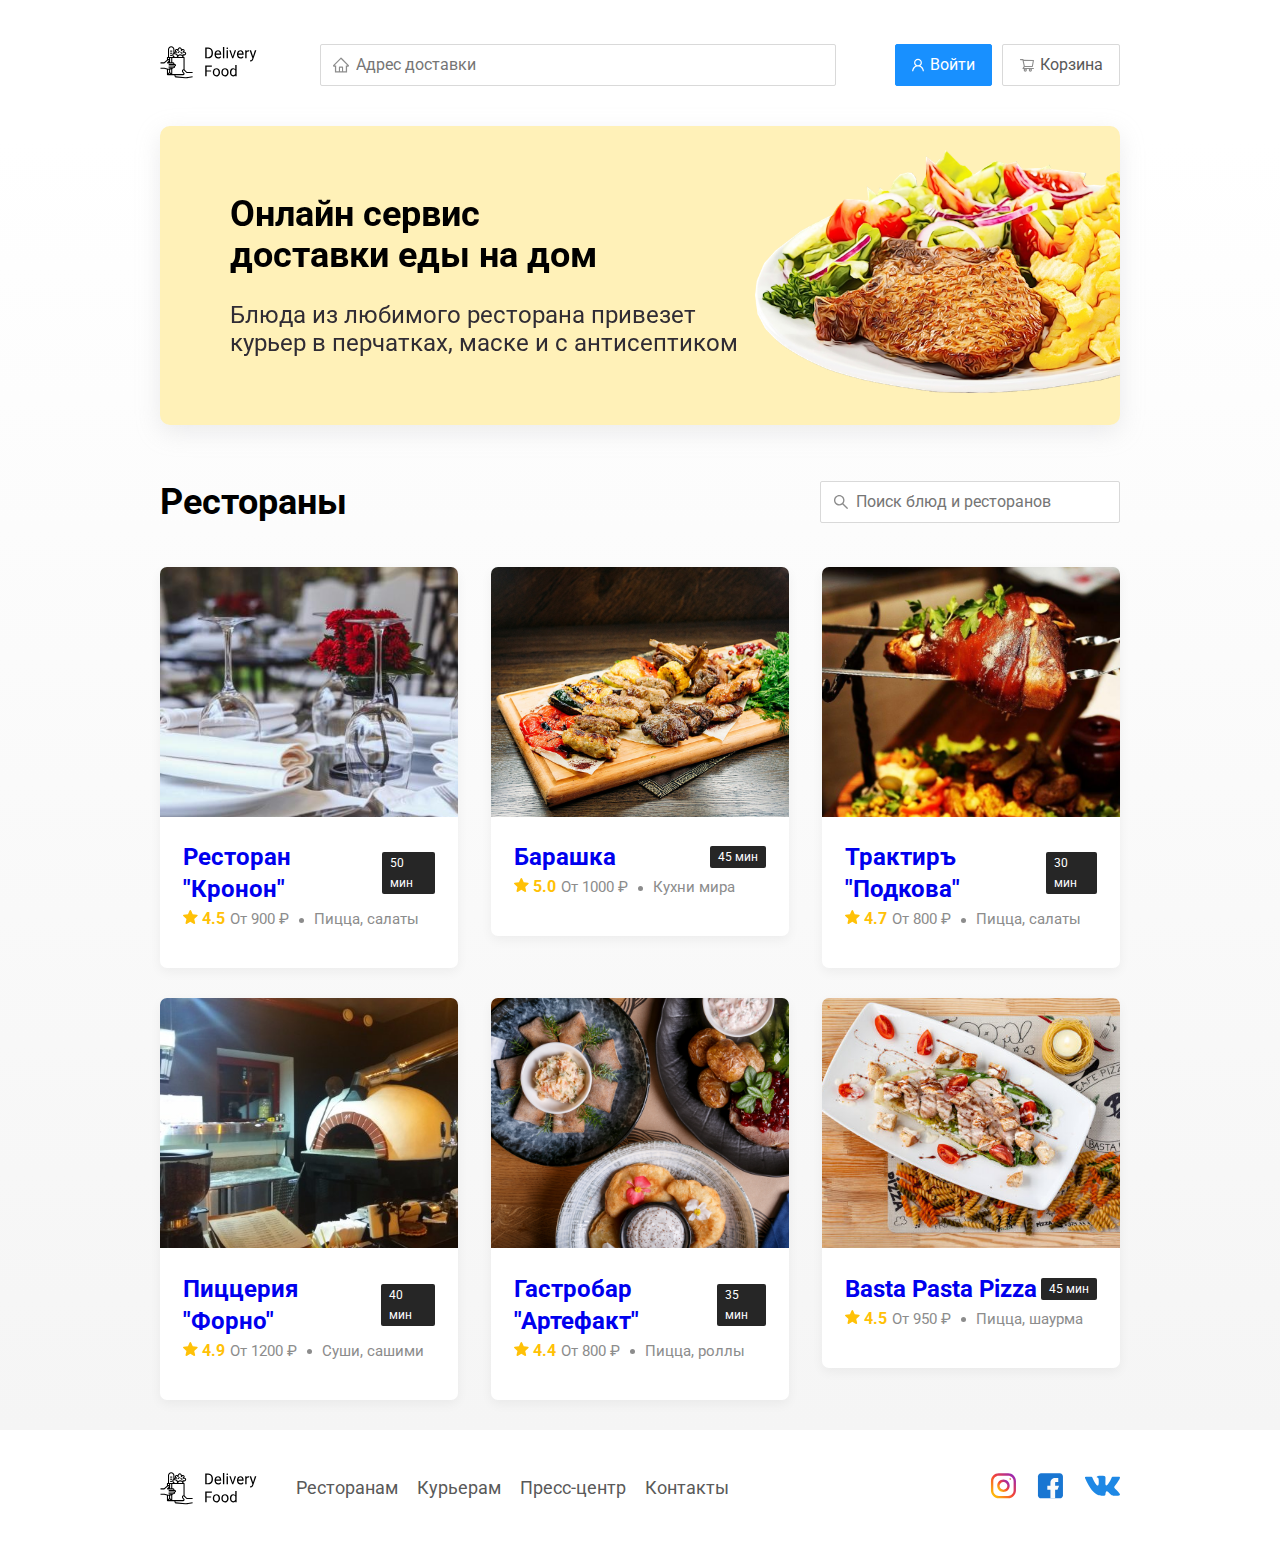
<file: index.html>
<!DOCTYPE html>
<html lang="ru">

<head>
  <meta charset="UTF-8" />
  <meta name="viewport" content="width=device-width, initial-scale=1.0" />
  <title>Delivery Food - доставка еды на дом</title>
  <link href="https://fonts.googleapis.com/css2?family=Roboto:wght@100;300;400;500;700&display=swap" rel="stylesheet" />
  <link rel="stylesheet" href="css/normalize.css" />
  <link rel="stylesheet" href="css/animate.css">
  <link rel="stylesheet" href="css/style.css" />
</head>

<body>
  <div class="container">
    <header class="header">
      <a href="index.html" class="logo animate__animated animate__bounceIn">
        <img src="img/logo.svg" alt="Logo" />
      </a>
      <input type="text" class="input input-address" placeholder="Адрес доставки" />
      <div class="buttons">
        <button class="button button-primary animate__animated animate__bounceIn">
          <img src="img/user.svg" alt="user" class="button-icon" />
          <span class="button-text">Войти</span>
        </button>
        <button class="button animate__animated animate__bounceIn" id="cart-button">
          <img src="img/shopping-cart.svg" alt="shopping cart" class="button-icon" />
          <span class="button-text">Корзина</span>
        </button>
      </div>
    </header>
  </div>
  <!-- /.container -->
  <main class="main">
    <div class="container">
      <section class="promo">
        <h1 class="promo-title">
          Онлайн сервис <br />
          доставки еды на дом
        </h1>
        <p class="promo-text">
          Блюда из любимого ресторана привезет курьер в перчатках, маске и с
          антисептиком
        </p>
      </section>

      <section class="restaurants">
        <div class="section-heading">
          <h2 class="section-title">Рестораны</h2>
          <input type="text" class="input input-search" placeholder="Поиск блюд и ресторанов" />
        </div>

        <div class="cards">
          <a href="restaurants.html" class="card card1">
            <img src="img/kronon.jpg" alt="image" class="card-image" />
            <div class="card-text">
              <div class="card-heading">
                <h3 class="card-title">Ресторан "Кронон"</h3>
                <span class="tag card-tag">50 мин</span>
              </div>
              <!-- /.card-heading -->
              <div class="card-info">
                <div class="rating">
                  <img src="img/rating.svg" alt="" class="rating rating-star" />
                  4.5
                </div>
                <div class="price">От 900 ₽</div>
                <div class="category">Пицца, салаты</div>
              </div>
              <!-- /.card-info -->
            </div>
          </a>
          <!-- /.card -->

          <a href="restaurants.html" class="card card2">
            <img src="img/barashka.jpg" alt="image" class="card-image" />
            <div class="card-text">
              <div class="card-heading">
                <h3 class="card-title">Барашка</h3>
                <span class="tag card-tag">45 мин</span>
              </div>
              <!-- /.card-heading -->
              <div class="card-info">
                <div class="rating">
                  <img src="img/rating.svg" alt="" class="rating rating-star" />
                  5.0
                </div>
                <div class="price">От 1000 ₽</div>
                <div class="category">Кухни мира</div>
              </div>
              <!-- /.card-info -->
            </div>
          </a>
          <!-- /.card -->

          <a href="restaurants.html" class="card card3">
            <img src="img/podkova.jpg" alt="image" class="card-image" />
            <div class="card-text">
              <div class="card-heading">
                <h3 class="card-title">Трактиръ "Подкова"</h3>
                <span class="tag card-tag">30 мин</span>
              </div>
              <!-- /.card-heading -->
              <div class="card-info">
                <div class="rating">
                  <img src="img/rating.svg" alt="" class="rating rating-star" />
                  4.7
                </div>
                <div class="price">От 800 ₽</div>
                <div class="category">Пицца, салаты</div>
              </div>
              <!-- /.card-info -->
            </div>
          </a>
          <!-- /.card -->

          <a href="restaurants.html" class="card card4">
            <img src="img/forno.jpg" alt="image" class="card-image" />
            <div class="card-text">
              <div class="card-heading">
                <h3 class="card-title">Пиццерия "Форно"</h3>
                <span class="tag card-tag">40 мин</span>
              </div>
              <!-- /.card-heading -->
              <div class="card-info">
                <div class="rating">
                  <img src="img/rating.svg" alt="" class="rating rating-star" />
                  4.9
                </div>
                <div class="price">От 1200 ₽</div>
                <div class="category">Суши, сашими</div>
              </div>
              <!-- /.card-info -->
            </div>
          </a>
          <!-- /.card -->

          <a href="restaurants.html" class="card card5">
            <img src="img/artefact.jpg" alt="image" class="card-image" />
            <div class="card-text">
              <div class="card-heading">
                <h3 class="card-title">Гастробар "Артефакт"</h3>
                <span class="tag card-tag">35 мин</span>
              </div>
              <!-- /.card-heading -->
              <div class="card-info">
                <div class="rating">
                  <img src="img/rating.svg" alt="" class="rating rating-star" />
                  4.4
                </div>
                <div class="price">От 800 ₽</div>
                <div class="category">Пицца, роллы</div>
              </div>
              <!-- /.card-info -->
            </div>
          </a>
          <!-- /.card -->

          <a href="restaurants.html" class="card card6">
            <img src="img/basta-pasta.jpg" alt="image" class="card-image" />
            <div class="card-text">
              <div class="card-heading">
                <h3 class="card-title">Basta Pasta Pizza</h3>
                <span class="tag card-tag">45 мин</span>
              </div>
              <!-- /.card-heading -->
              <div class="card-info">
                <div class="rating">
                  <img src="img/rating.svg" alt="" class="rating rating-star" />
                  4.5
                </div>
                <div class="price">От 950 ₽</div>
                <div class="category">Пицца, шаурма</div>
              </div>
              <!-- /.card-info -->
            </div>
          </a>
          <!-- /.card -->
        </div>
        <!-- /.cards -->
      </section>
    </div>
  </main>

  <footer class="footer">
    <div class="container">
      <div class="footer-block">
        <img src="img/logo.svg" alt="logo" class="logo footer-logo" />
        <nav class="footer-nav">
          <a href="#" class="footer-link">Ресторанам</a>
          <a href="#" class="footer-link">Курьерам</a>
          <a href="#" class="footer-link">Пресс-центр</a>
          <a href="#" class="footer-link">Контакты</a>
        </nav>
        <div class="social-links">
          <a href="#" class="social-link"><img src="img/instagram.svg" alt="instagram" /></a>
          <a href="#" class="social-link"><img src="img/facebook.svg" alt="facebook" /></a>
          <a href="#" class="social-link"><img src="img/vkontakte.svg" alt="vkontakte" /></a>
        </div>
      </div>
      <!-- /.footer-block -->
    </div>
  </footer>

  <div class="modal">
    <div class="modal-dialog">
      <div class="modal-header">
        <h3 class="modal-title">Корзина</h3>
        <button class="close button">&times;</button>
      </div>
      <!-- /.modal-header -->
      <div class="modal-body">
        <div class="food-row">
          <span class="food-name">Ролл угорь стандарт</span>
          <strong class="food-price">800 ₽</strong>
          <div class="food-counter">
            <button class="counter-button">-</button>
            <span class="counter">1</span>
            <button class="counter-button">+</button>
          </div>
        </div>
        <!-- /.foods-row -->
        <div class="food-row">
          <span class="food-name">Ролл угорь стандарт</span>
          <strong class="food-price">800 ₽</strong>
          <div class="food-counter">
            <button class="counter-button">-</button>
            <span class="counter">1</span>
            <button class="counter-button">+</button>
          </div>
        </div>
        <!-- /.foods-row -->
        <div class="food-row">
          <span class="food-name">Ролл угорь стандарт</span>
          <strong class="food-price">800 ₽</strong>
          <div class="food-counter">
            <button class="counter-button">-</button>
            <span class="counter">1</span>
            <button class="counter-button">+</button>
          </div>
        </div>
        <!-- /.foods-row -->
        <div class="food-row">
          <span class="food-name">Ролл угорь стандарт</span>
          <strong class="food-price">800 ₽</strong>
          <div class="food-counter">
            <button class="counter-button">-</button>
            <span class="counter">1</span>
            <button class="counter-button">+</button>
          </div>
        </div>
        <!-- /.foods-row -->
        <div class="food-row">
          <span class="food-name">Ролл угорь стандарт</span>
          <strong class="food-price">800 ₽</strong>
          <div class="food-counter">
            <button class="counter-button">-</button>
            <span class="counter">1</span>
            <button class="counter-button">+</button>
          </div>
        </div>
        <!-- /.foods-row -->
      </div>
      <!-- /.modal-body -->
      <div class="modal-footer">
        <span class="modal-pricetag">1250 ₽</span>
        <footer class="buttons">
          <button class="button button-primary">Оформить заказ</button>
          <button class="button">Отмена</button>
        </footer>
      </div>
    </div>
    <!-- /.modal-dialog -->
  </div>

  <script src="js/main.js"></script>
</body>

</html>
</file>
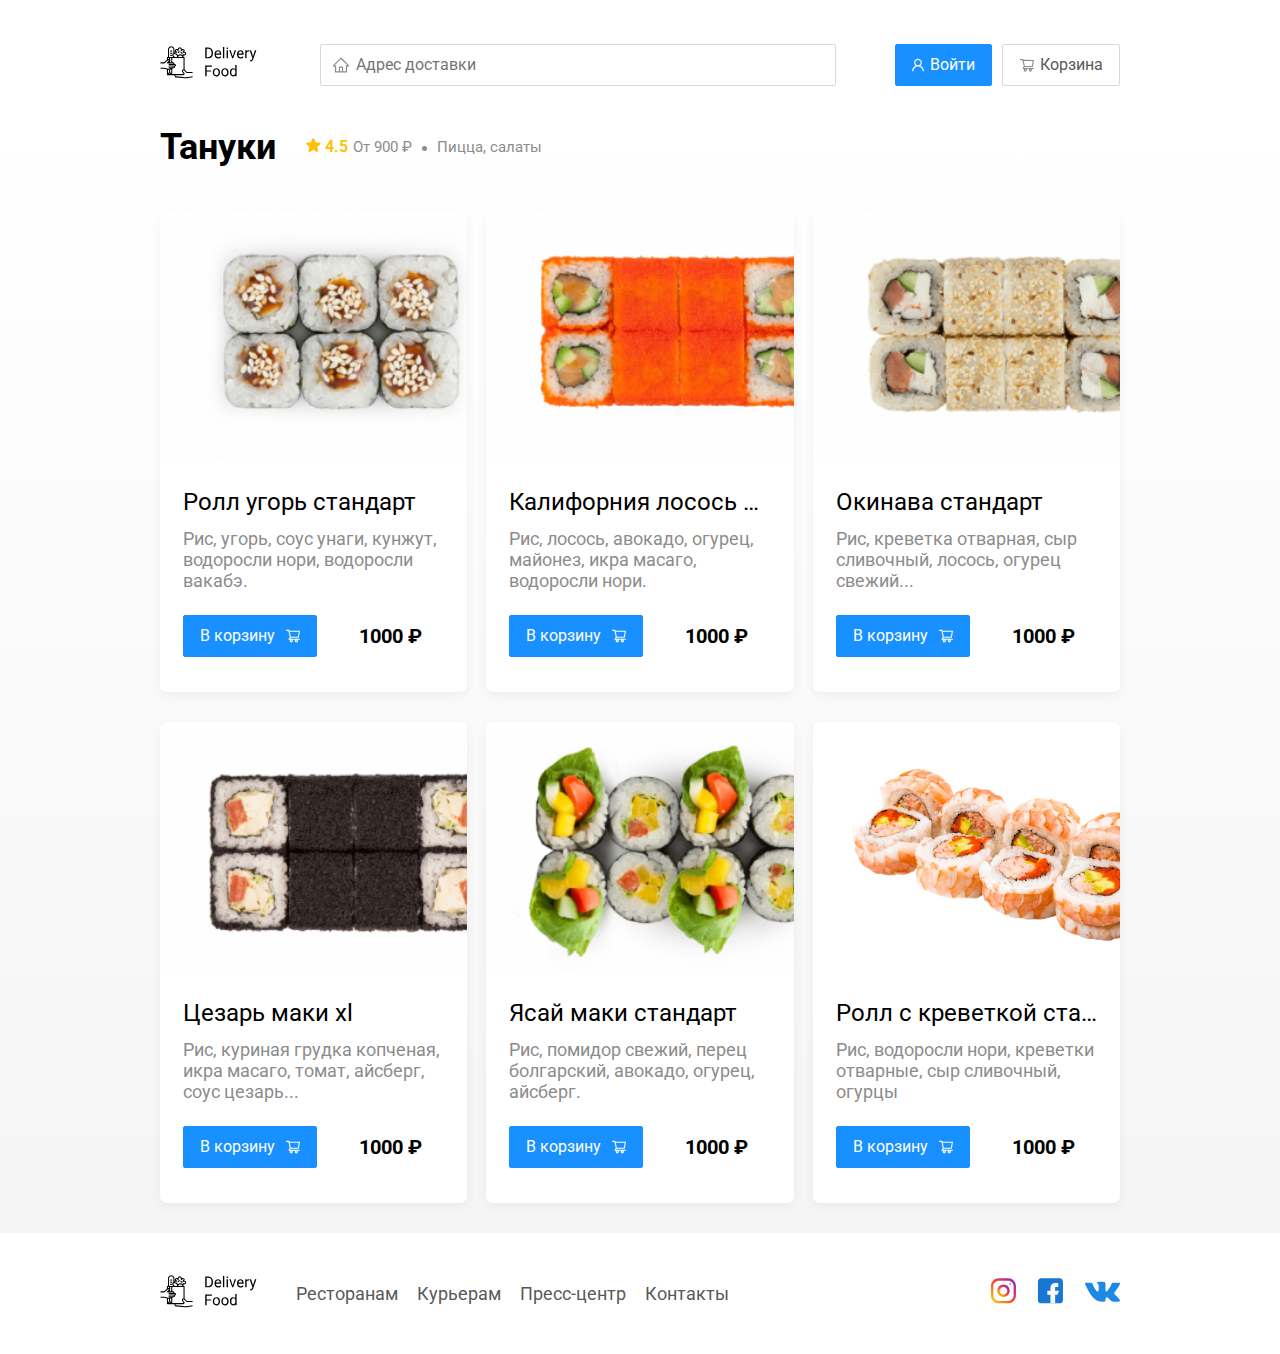
<file: restaurants.html>
<!DOCTYPE html>
<html lang="ru">

<head>
  <meta charset="UTF-8" />
  <meta name="viewport" content="width=device-width, initial-scale=1.0" />
  <title>Тануки - доставка еды на дом</title>
  <link href="https://fonts.googleapis.com/css2?family=Roboto:wght@100;300;400;500;700&display=swap" rel="stylesheet" />
  <link rel="stylesheet" href="css/normalize.css" />
  <link rel="stylesheet" href="css/animate.css">
  <link rel="stylesheet" href="css/style.css" />
</head>

<body>
  <div class="container">
    <header class="header">
      <a href="index.html" class="logo animate__animated animate__bounceIn">
        <img src="img/logo.svg" alt="Logo" />
      </a>
      <input type="text" class="input input-address" placeholder="Адрес доставки" />
      <div class="buttons">
        <button class="button button-primary animate__animated animate__bounceIn">
          <img src="img/user.svg" alt="user" class="button-icon" />
          <span class="button-text">Войти</span>
        </button>
        <button class="button animate__animated animate__bounceIn" id="cart-button">
          <img src="img/shopping-cart.svg" alt="shopping cart" class="button-icon" />
          <span class="button-text">Корзина</span>
        </button>
      </div>
    </header>
  </div>
  <!-- /.container -->
  <main class="main">
    <div class="container">
      <!-- <section class="promo">
        <h1 class="promo-title">
          Онлайн сервис <br />
          доставки еды на дом
        </h1>
        <p class="promo-text">
          Блюда из любимого ресторана привезет курьер в перчатках, маске и с
          антисептиком
        </p>
      </section> -->

      <section class="restaurants">
        <div class="section-heading">
          <h2 class="section-title">Тануки</h2>
          <div class="card-info">
            <div class="rating">
              <img src="img/rating.svg" alt="" class="rating rating-star" />
              4.5
            </div>
            <div class="price">От 900 ₽</div>
            <div class="category">Пицца, салаты</div>
          </div>
          <!-- /.card-info -->
        </div>

        <div class="cards">
          <div class="card card-tanuki animate__animated animate__fadeInUp">
            <img src="img/tanuki1.png" alt="image" class="card-image" />
            <div class="card-text">
              <div class="card-heading">
                <h3 class="card-title card-title-reg">Ролл угорь стандарт</h3>

              </div>
              <!-- /.card-heading -->
              <div class="card-info">
                <div class="ingredients">Рис, угорь, соус унаги, кунжут, водоросли нори, водоросли вакабэ.</div>
              </div>
              <!-- /.card-info -->
              <div class="card-buttons">
                <button class="button button-primary">
                  <span class="button-card-text">В корзину</span>
                  <img class="button-card-image" src="img/shopping-cart-white.svg" alt="shopping-cart">
                </button>
                <strong class="card-price-bold">1000 ₽</strong>
              </div>
            </div>
            <!-- /.card--text -->
          </div>
          <!-- /.card -->

          <div class="card card-tanuki wow animate__fadeInUp" data-wow-delay="1s">
            <img src="img/tanuki2.png" alt="image" class="card-image" />
            <div class="card-text">
              <div class="card-heading">
                <h3 class="card-title card-title-reg">Калифорния лосось стандарт
                </h3>

              </div>
              <!-- /.card-heading -->
              <div class="card-info">
                <div class="ingredients">Рис, лосось, авокадо, огурец, майонез, икра масаго, водоросли нори.</div>
              </div>
              <!-- /.card-info -->
              <div class="card-buttons">
                <button class="button button-primary">
                  <span class="button-card-text">В корзину</span>
                  <img class="button-card-image" src="img/shopping-cart-white.svg" alt="shopping-cart">
                </button>
                <strong class="card-price-bold">1000 ₽</strong>
              </div>
            </div>
            <!-- /.card--text -->
          </div>
          <!-- /.card -->

          <div class="card card-tanuki">
            <img src="img/tanuki3.png" alt="image" class="card-image" />
            <div class="card-text">
              <div class="card-heading">
                <h3 class="card-title card-title-reg">Окинава стандарт</h3>

              </div>
              <!-- /.card-heading -->
              <div class="card-info">
                <div class="ingredients"> Рис, креветка отварная, сыр сливочный, лосось, огурец свежий...</div>
              </div>
              <!-- /.card-info -->
              <div class="card-buttons">
                <button class="button button-primary">
                  <span class="button-card-text">В корзину</span>
                  <img class="button-card-image" src="img/shopping-cart-white.svg" alt="shopping-cart">
                </button>
                <strong class="card-price-bold">1000 ₽</strong>
              </div>
            </div>
            <!-- /.card--text -->
          </div>
          <!-- /.card -->

          <div class="card card-tanuki">
            <img src="img/tanuki4.png" alt="image" class="card-image" />
            <div class="card-text">
              <div class="card-heading">
                <h3 class="card-title card-title-reg">Цезарь маки xl</h3>

              </div>
              <!-- /.card-heading -->
              <div class="card-info">
                <div class="ingredients">Рис, куриная грудка копченая, икра масаго, томат, айсберг, соус цезарь...</div>
              </div>
              <!-- /.card-info -->
              <div class="card-buttons">
                <button class="button button-primary">
                  <span class="button-card-text">В корзину</span>
                  <img class="button-card-image" src="img/shopping-cart-white.svg" alt="shopping-cart">
                </button>
                <strong class="card-price-bold">1000 ₽</strong>
              </div>
            </div>
            <!-- /.card--text -->
          </div>
          <!-- /.card -->

          <div class="card card-tanuki">
            <img src="img/tanuki5.png" alt="image" class="card-image" />
            <div class="card-text">
              <div class="card-heading">
                <h3 class="card-title card-title-reg">Ясай маки стандарт</h3>

              </div>
              <!-- /.card-heading -->
              <div class="card-info">
                <div class="ingredients">Рис, помидор свежий, перец болгарский, авокадо, огурец, айсберг.</div>
              </div>
              <!-- /.card-info -->
              <div class="card-buttons">
                <button class="button button-primary">
                  <span class="button-card-text">В корзину</span>
                  <img class="button-card-image" src="img/shopping-cart-white.svg" alt="shopping-cart">
                </button>
                <strong class="card-price-bold">1000 ₽</strong>
              </div>
            </div>
            <!-- /.card--text -->
          </div>
          <!-- /.card -->

          <div class="card card-tanuki">
            <img src="img/tanuki6.png" alt="image" class="card-image card-image6" />
            <div class="card-text">
              <div class="card-heading">
                <h3 class="card-title card-title-reg">Ролл с креветкой стандарт</h3>

              </div>
              <!-- /.card-heading -->
              <div class="card-info">
                <div class="ingredients">Рис, водоросли нори, креветки отварные, сыр сливочный, огурцы</div>
              </div>
              <!-- /.card-info -->
              <div class="card-buttons">
                <button class="button button-primary">
                  <span class="button-card-text">В корзину</span>
                  <img class="button-card-image" src="img/shopping-cart-white.svg" alt="shopping-cart">
                </button>
                <strong class="card-price-bold">1000 ₽</strong>
              </div>
            </div>
            <!-- /.card--text -->
          </div>
          <!-- /.card -->
        </div>
        <!-- /.cards -->
      </section>
    </div>
  </main>

  <footer class="footer">
    <div class="container">
      <div class="footer-block">
        <a href="index.html" class="logo footer-logo-tanuki">
          <img src="img/logo.svg" alt="Logo" />
        </a>
        <nav class="footer-nav">
          <a href="#" class="footer-link">Ресторанам</a>
          <a href="#" class="footer-link">Курьерам</a>
          <a href="#" class="footer-link">Пресс-центр</a>
          <a href="#" class="footer-link">Контакты</a>
        </nav>
        <div class="social-links">
          <a href="#" class="social-link"><img src="img/instagram.svg" alt="instagram" /></a>
          <a href="#" class="social-link"><img src="img/facebook.svg" alt="facebook" /></a>
          <a href="#" class="social-link"><img src="img/vkontakte.svg" alt="vkontakte" /></a>
        </div>
      </div>
      <!-- /.footer-block -->
    </div>
  </footer>

  <div class="modal">
    <div class="modal-dialog">
      <div class="modal-header">
        <h3 class="modal-title">Корзина</h3>
        <button class="close button">&times;</button>
      </div>
      <!-- /.modal-header -->
      <div class="modal-body">
        <div class="food-row">
          <span class="food-name">Ролл угорь стандарт</span>
          <strong class="food-price">800 ₽</strong>
          <div class="food-counter">
            <button class="counter-button">-</button>
            <span class="counter">1</span>
            <button class="counter-button">+</button>
          </div>
        </div>
        <!-- /.foods-row -->
        <div class="food-row">
          <span class="food-name">Ролл угорь стандарт</span>
          <strong class="food-price">800 ₽</strong>
          <div class="food-counter">
            <button class="counter-button">-</button>
            <span class="counter">1</span>
            <button class="counter-button">+</button>
          </div>
        </div>
        <!-- /.foods-row -->
        <div class="food-row">
          <span class="food-name">Ролл угорь стандарт</span>
          <strong class="food-price">800 ₽</strong>
          <div class="food-counter">
            <button class="counter-button">-</button>
            <span class="counter">1</span>
            <button class="counter-button">+</button>
          </div>
        </div>
        <!-- /.foods-row -->
        <div class="food-row">
          <span class="food-name">Ролл угорь стандарт</span>
          <strong class="food-price">800 ₽</strong>
          <div class="food-counter">
            <button class="counter-button">-</button>
            <span class="counter">1</span>
            <button class="counter-button">+</button>
          </div>
        </div>
        <!-- /.foods-row -->
        <div class="food-row">
          <span class="food-name">Ролл угорь стандарт</span>
          <strong class="food-price">800 ₽</strong>
          <div class="food-counter">
            <button class="counter-button">-</button>
            <span class="counter">1</span>
            <button class="counter-button">+</button>
          </div>
        </div>
        <!-- /.foods-row -->
      </div>
      <!-- /.modal-body -->
      <div class="modal-footer">
        <span class="modal-pricetag">1250 ₽</span>
        <footer class="buttons">
          <button class="button button-primary">Оформить заказ</button>
          <button class="button">Отмена</button>
        </footer>
      </div>
    </div>
    <!-- /.modal-dialog -->
  </div>

  <script src="js/wow.min.js"></script>
  <script src="js/main.js"></script>
</body>

</html>
</file>
<file: css/style.css>
* {
  box-sizing: border-box;
}

body {
  font-family: 'Roboto', sans-serif;
  padding-top: 44px;
}

.container {
  max-width: 1200px;
  margin: auto;
}

.header {
  display: flex;
  align-items: center;
  justify-content: space-between;
  margin-bottom: 40px;
}

.input {
  background: #FFFFFF;
  border: 1px solid #D9D9D9;
  border-radius: 2px;
  font-size: 16px;
  line-height: 24px;
  background-repeat: no-repeat;
  background-position: left 11px center;
  padding: 8px;
  padding-left: 35px;
}

.input-address {
  flex: 0.8;
  background-image: url(../img/home.svg);
}

.input-search {
  background-image: url(../img/search.svg);
  width: 300px;
  margin-left: auto;
}

.buttons {
  display: flex;
  align-items: center;
}

.button {
  display: flex;
  align-items: center;
  padding: 8px 16px;
  background: #FFFFFF;
  border: 1px solid #D9D9D9;
  box-sizing: border-box;
  box-shadow: 0px 0px 2px rgba(0, 0, 0, 0.0015);
  border-radius: 2px;
  color: #595959;
  font-size: 16px;
  line-height: 24px;
  cursor: pointer;
}

.button-primary {
  background: #1890FF;
  border: 1px solid #1890FF;
  border-radius: 2px;
  color: #FFFFFF;
  margin-right: 10px;
}

.button-icon {
  margin-right: 6px;
}

.button-card-text {
  margin-right: 10px;
}

.promo {
  background: #FFF1B8 url(../img/promo-image.png) no-repeat top right -100px / 600px;
  border-radius: 10px;
  filter: drop-shadow(0px 7px 12px rgba(158, 158, 163, 0.2));
  padding: 68px 70px;
  font-size: large;
  margin-bottom: 56px;
}

.promo-text {
  max-width: 538px;
  margin: 0;
  font-style: normal;
  font-weight: normal;
  font-size: 24px;
  line-height: 28px;

  color: #302C34;
}

.promo-title {
  margin-top: 0;

}

.main {
  background: linear-gradient(180deg, rgba(245, 245, 245, 0) 1.04%, #F5F5F5 100%);
}

.section-heading {
  display: flex;
  align-items: center;
  margin-bottom: 44px;
}

.section-title {
  font-style: normal;
  font-weight: bold;
  font-size: 36px;
  line-height: 42px;
  margin: 0;
  margin-right: 30px;
}

.cards {
  display: flex;
  flex-wrap: wrap;
  align-items: flex-start;
  justify-content: space-between;
}

.card {
  flex-basis: 31%;
  background: #FFFFFF;
  box-shadow: 0px 4px 12px rgba(0, 0, 0, 0.05);
  border-radius: 7px;
  overflow: hidden;
  margin-bottom: 30px;
  text-decoration: none;
}

.card-tanuki {
  flex-basis: 32%;
}

.card-image {
  width: 384px;
  height: 250px;
  object-fit: cover;
}

.card-text {
  padding-top: 20px;
  padding-bottom: 35px;
  padding-left: 23px;
  padding-right: 23px;
}

.card-heading {
  display: flex;
  align-items: center;
  justify-content: space-between;
}

.card-title {
  margin: 0;
  font-style: normal;
  font-weight: bold;
  font-size: 24px;
  line-height: 32px;
}

.card-title-reg {
  font-weight: normal;
  text-overflow: ellipsis;
  overflow: hidden;
  white-space: nowrap;
  max-width: 340px;
}

.card-tag {
  padding: 1px 8px;
  background: #262626;
  border-radius: 2px;
  color: #FFFFFF;
  font-style: normal;
  font-weight: normal;
  font-size: 12px;
  line-height: 20px;
}

.card-info {
  display: flex;
  align-items: center;
  flex-wrap: wrap;
}

.card-buttons {
  display: flex;
  align-items: center;
  margin-top: 24px;
}

.card-price-bold {
  font-size: 20px;
  line-height: 32px;
  margin-left: 32px;
}

.card-image6 {
  width: cover;
}

.rating {
  margin-right: 26px;
  color: #FFC107;
  font-style: normal;
  font-weight: bold;
  font-size: 18px;
  line-height: 32px;
}

.rating-star {
  margin-right: 4px;
}

.price,
.category {
  color: #8C8C8C;
  font-style: normal;
  font-weight: normal;
  font-size: 18px;
  line-height: 32px;
}

.ingredients {
  color: #8C8C8C;
  font-style: normal;
  font-weight: normal;
  font-size: 18px;
  line-height: 21px;
  margin-top: 10px;
  text-overflow: ellipsis;
  overflow: hidden;
  white-space: wrap;
  max-width: 340px;
}

.category {
  text-overflow: ellipsis;
  overflow: hidden;
  white-space: nowrap;
  max-width: 150px;
}

.price {
  margin-right: 10px;
}

.price:after {
  content: "";
  width: 5px;
  height: 5px;
  background-color: #8C8C8C;
  display: inline-block;
  vertical-align: middle;
  border-radius: 50%;
  margin-left: 10px;
}

.footer {
  padding: 40px 0;
}

.footer-block {
  display: flex;
  align-items: center;
  justify-content: space-between;
}

.footer-nav {
  margin-right: auto;
  margin-left: 35px;
}

.footer-link {
  display: inline-block;
  color: #595959;
  font-style: normal;
  font-weight: normal;
  font-size: 18px;
  line-height: 21px;
  text-decoration: none;
}

.footer-link:not(:last-child) {
  margin-right: 15px;
}

.social-links {
  display: flex;
  align-items: center;
}

.social-link:not(:last-child) {
  margin-right: 21px;
}

.modal {
  display: none;
  position: fixed;
  left: 0;
  top: 0;
  width: 100%;
  height: 100%;
  background: rgba(0, 0, 0, 0.5);
}

.is-open {
  display: flex;
}

.modal-dialog {
  width: 95%;
  max-width: 780px;
  background: #FFFFFF;
  border-radius: 5px;
  margin: auto;
  padding: 40px 45px;
}

.modal-header {
  display: flex;
  align-items: center;
  justify-content: space-between;
  margin-bottom: 46px;
}

.modal-title {
  margin: 0;
  font-style: normal;
  font-weight: bold;
  font-size: 36px;
  line-height: 42px;
}

.close {
  font-size: 36px;
  border: none;
  background-color: transparent;
}

.food-row {
  display: flex;
  align-items: flex-start;
  justify-content: space-between;
  padding-bottom: 8px;
  border-bottom: 1px solid #D9D9D9;
  margin-bottom: 15px;
}

.food-name {
  font-weight: normal;
  font-size: 18px;
  line-height: 32px;
}

.food-price {
  margin-left: auto;
  margin-right: 47px;
  font-weight: bold;
  font-size: 20px;
  line-height: 32px;
}

.food-counter {
  display: flex;
  align-items: center;
}

.counter-button {
  display: flex;
  align-items: center;
  justify-content: center;
  width: 39px;
  height: 32px;
  background: #FFFFFF;
  border: 1px solid #40A9FF;
  box-sizing: border-box;
  border-radius: 2px;
  font-weight: normal;
  font-size: 14px;
  line-height: 22px;
  color: #40A9FF;
  cursor: pointer;
}

.counter {
  font-weight: normal;
  font-size: 16px;
  line-height: 24px;
  margin-left: 10px;
  margin-right: 10px;
}

.modal-body {
  margin-bottom: 52px;
}

.modal-footer {
  display: flex;
  align-items: center;
  justify-content: space-between;
}

.modal-pricetag {
  background: #262626;
  border-radius: 5px;
  color: #FFFFFF;
  font-size: 20px;
  line-height: 23px;
  padding: 12px 20px;
}

@media (max-width: 1366px) {
  .container {
    max-width: 960px;
  }

  .promo {
    background-size: 500px;
    background-position: top 24px right -135px;
  }

  .rating {
    margin-right: 5px;
    font-size: 16px;
    line-height: 28px;
  }

  .rating-star {
    margin: 0;
  }

  .category,
  .price {
    font-size: 15px;
    line-height: 20px;
  }
}

@media (max-width: 992px) {
  .container {
    max-width: 700px;
  }

  .promo {
    padding: 50px;
    background-size: 400px;
    background-position: top 30px right -150px;
  }

  .promo-text {
    font-size: 19px;
    max-width: 400px;
  }

  .card {
    flex-basis: 49%;
  }

  .footer-link {
    font-size: 16px;
    line-height: 21px;
  }

  .footer-link:not(:last-child) {
    margin-right: 8px;
  }
}

@media (max-width: 768px) {
  .container {
    max-width: 560px;
  }

  .header {
    flex-wrap: wrap;
  }

  .input-address {
    order: 5;
    flex: 1;
    margin-top: 15px;
  }

  .card-info {
    flex-wrap: wrap;
  }

  .rating {
    flex-basis: 100%;
  }

  .footer-nav {
    max-width: 200px;
  }

  .promo {
    padding: 40px;
    background-size: 360px;
    background-position: top 30px right -140px;
  }

  .promo-title {
    font-size: 24px;
    line-height: 1.4;
  }

  .promo-text {
    margin-top: 0;
    max-width: 300px;
  }
}

@media (max-width: 578px) {
  .container {
    width: 90%;
  }

  .promo {
    padding: 30px;
    background-size: 320px;
    background-position: top 30px right -140px;
  }

  .card {
    flex-basis: 100%;
  }

  .card-image {
    width: 100%;
  }

  .rating {
    flex-basis: 40%;
  }
}

@media (max-width: 550px) {
  .promo {
    background-image: none;
  }

  .promo-text {
    margin-top: 0;
    max-width: 400px;
  }

  .section-heading {
    flex-wrap: wrap;
  }

  .input-search {
    margin-top: 15px;
    flex-basis: 100%;
  }
}

@media (max-width: 520px) {
  .footer-block {
    flex-wrap: wrap;
  }

  .footer {
    padding: 40px 0;
  }

  .footer-nav {
    display: flex;
    margin: 0;
    order: 0;
    flex-basis: 100%;
    max-width: none;
    justify-content: space-between;
  }

  .footer-logo {
    order: 1;
    margin-top: 40px;
  }

  .social-links {
    order: 2;
    margin-top: 40px;
  }

  .section-title {
    font-size: 26px;
  }

  .footer-logo-tanuki {
    margin-bottom: 20px;
  }
}

@media (max-width: 420px) {
  .rating {
    flex-basis: 100%;
  }

  .header .logo {
    margin-bottom: 10px;
  }

  .footer-nav {
    flex-direction: column;
  }

  .promo-title {
    font-size: 22px;
  }

}
</file>
